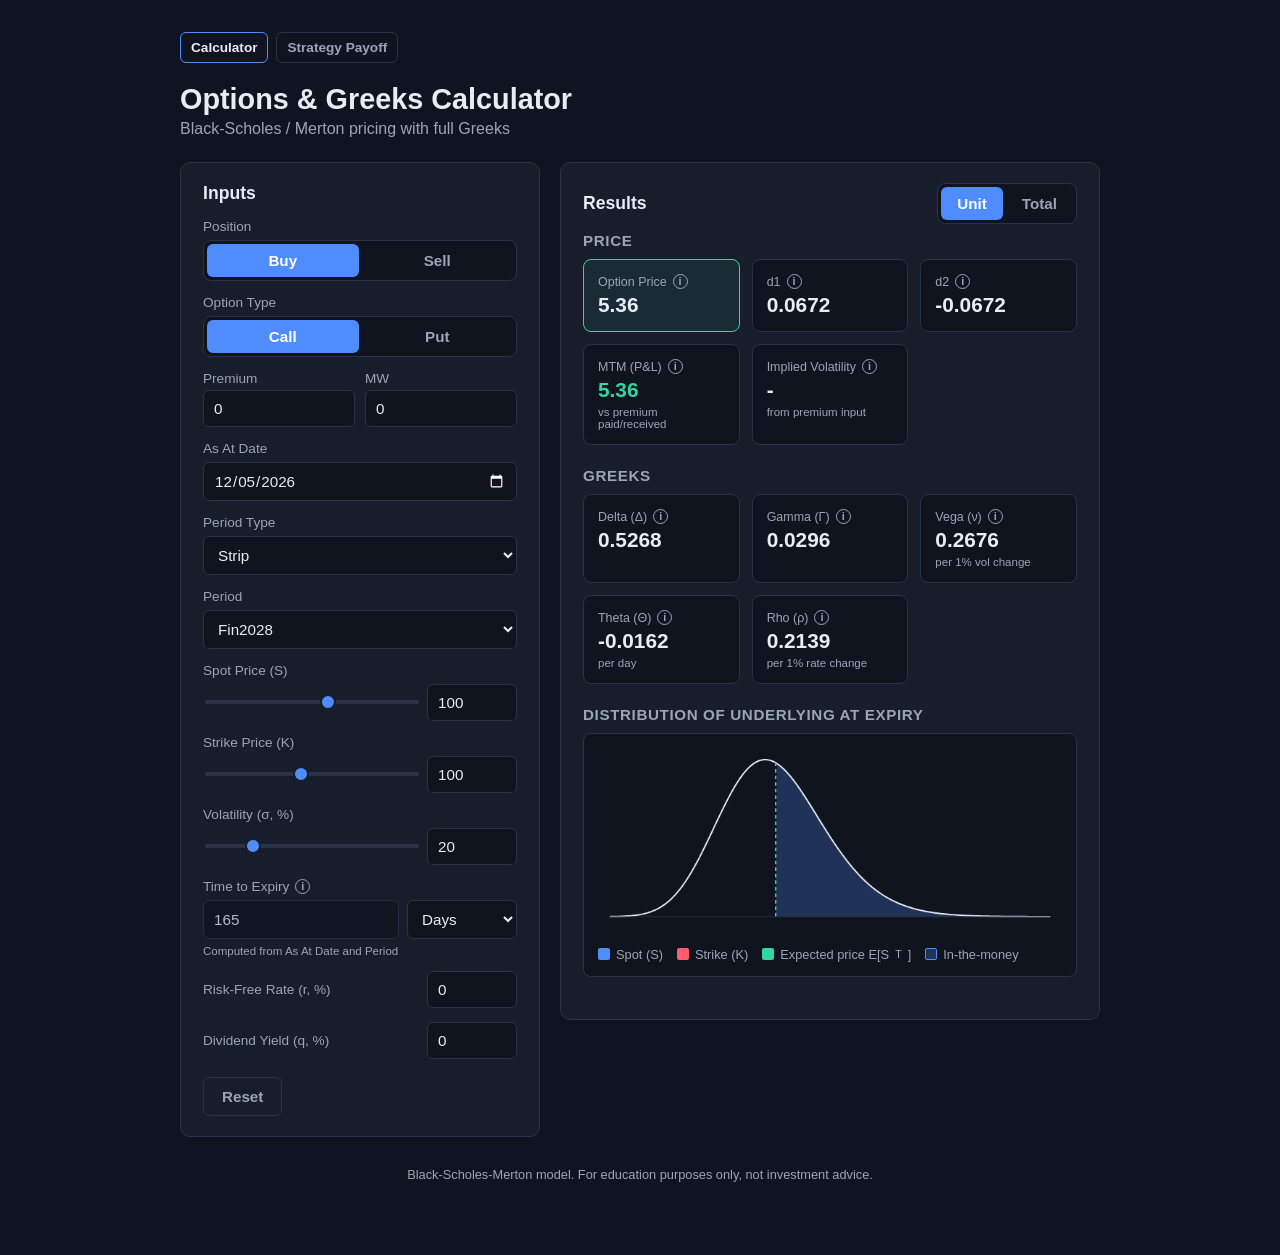
<file: index.html>
<!DOCTYPE html>
<html lang="en">
<head>
<meta charset="UTF-8" />
<meta name="viewport" content="width=device-width, initial-scale=1.0" />
<title>Options & Greeks Calculator</title>
<link rel="stylesheet" href="style.css" />
</head>
<body>
  <div class="app">
    <header>
      <nav class="page-nav" aria-label="Pages">
        <a href="index.html" class="active" aria-current="page">Calculator</a>
        <a href="strategy.html">Strategy Payoff</a>
      </nav>
      <h1>Options &amp; Greeks Calculator</h1>
      <p class="subtitle">Black-Scholes / Merton pricing with full Greeks</p>
    </header>

    <main>
      <section class="panel inputs">
        <h2>Inputs</h2>
        <form id="optionForm">
          <div class="field">
            <label>Position</label>
            <div class="toggle" id="positionToggle" role="group" aria-label="Position">
              <button type="button" class="toggle-btn active" data-value="buy">Buy</button>
              <button type="button" class="toggle-btn" data-value="sell">Sell</button>
            </div>
            <input type="hidden" id="position" value="buy" />
          </div>

          <div class="field">
            <label>Option Type</label>
            <div class="toggle" id="optionTypeToggle" role="group" aria-label="Option type">
              <button type="button" class="toggle-btn active" data-value="call">Call</button>
              <button type="button" class="toggle-btn" data-value="put">Put</button>
            </div>
            <input type="hidden" id="optionType" value="call" />
          </div>

          <div class="field">
            <div class="input-pair">
              <label for="premium">Premium</label>
              <label for="mw">MW</label>
              <input type="number" id="premium" step="any" min="0" value="0" placeholder="e.g. 5.00" />
              <input type="number" id="mw" step="any" min="0" value="0" placeholder="e.g. 10" />
            </div>
          </div>

          <div class="field">
            <label for="tradeDate">As At Date</label>
            <input type="date" id="tradeDate" required />
          </div>

          <div class="field">
            <label for="periodType">Period Type</label>
            <select id="periodType">
              <option value="strip">Strip</option>
              <option value="qtr">Qtr</option>
            </select>
          </div>

          <div class="field">
            <label for="period">Period</label>
            <select id="period"></select>
          </div>

          <div class="field">
            <label for="spot">Spot Price (S)</label>
            <div class="slider-row">
              <input type="range" id="spotRange" min="30" max="150" step="0.5" value="100" />
              <input type="number" id="spot" step="any" min="0" value="100" placeholder="e.g. 100" required />
            </div>
          </div>

          <div class="field">
            <label for="strike">Strike Price (K)</label>
            <div class="slider-row">
              <input type="range" id="strikeRange" min="20" max="200" step="0.5" value="100" />
              <input type="number" id="strike" step="any" min="0" value="100" placeholder="e.g. 100" required />
            </div>
          </div>

          <div class="field">
            <label for="volatility">Volatility (σ, %)</label>
            <div class="slider-row">
              <input type="range" id="volatilityRange" min="0" max="100" step="0.5" value="20" />
              <input type="number" id="volatility" step="any" min="0" value="20" placeholder="e.g. 20" required />
            </div>
          </div>

          <div class="field">
            <label for="timeUnit" class="label-with-info">
              Time to Expiry
              <span
                class="info-icon"
                role="img"
                tabindex="0"
                title="Expiry is the end date of the selected period: quarter end for Qtr, or the applicable May 19 / November 19 date for Fin / Cal strips."
                aria-label="Expiry date definition"
              >i</span>
            </label>
            <div class="split">
              <input type="number" id="timeValue" step="any" min="0" value="30" readonly />
              <select id="timeUnit">
                <option value="days">Days</option>
                <option value="years">Years</option>
              </select>
            </div>
            <span class="hint">Computed from As At Date and Period</span>
          </div>

          <div class="field field-inline">
            <label for="rate">Risk-Free Rate (r, %)</label>
            <input type="number" id="rate" step="any" value="0" placeholder="e.g. 5" required />
          </div>

          <div class="field field-inline">
            <label for="dividend">Dividend Yield (q, %)</label>
            <input type="number" id="dividend" step="any" value="0" placeholder="e.g. 0" />
          </div>

          <div class="actions">
            <button type="button" id="resetBtn" class="secondary">Reset</button>
          </div>
        </form>
      </section>

      <section class="panel results" id="results" hidden>
        <div class="results-header">
          <h2>Results</h2>
          <div class="toggle" id="displayModeToggle" role="group" aria-label="Display mode">
            <button type="button" class="toggle-btn active" data-value="unit">Unit</button>
            <button type="button" class="toggle-btn" data-value="total">Total</button>
          </div>
          <input type="hidden" id="displayMode" value="unit" />
        </div>

        <div class="result-group">
          <h3>Price</h3>
          <div class="cards">
            <div class="card highlight">
              <span class="label label-with-info">
                Option Price
                <span class="info-icon" role="img" tabindex="0" title="Call: S exp(-qT) N(d1) - K exp(-rT) N(d2). Put: K exp(-rT) N(-d2) - S exp(-qT) N(-d1)." aria-label="Option price formula">i</span>
              </span>
              <span class="value" id="outPrice">-</span>
            </div>
            <div class="card">
              <span class="label label-with-info">
                d1
                <span class="info-icon" role="img" tabindex="0" title="d1 = [ln(S / K) + (r - q + sigma squared / 2)T] / (sigma sqrt(T))." aria-label="d1 formula">i</span>
              </span>
              <span class="value" id="outD1">-</span>
            </div>
            <div class="card">
              <span class="label label-with-info">
                d2
                <span class="info-icon" role="img" tabindex="0" title="d2 = d1 - sigma sqrt(T)." aria-label="d2 formula">i</span>
              </span>
              <span class="value" id="outD2">-</span>
            </div>
            <div class="card">
              <span class="label label-with-info">
                MTM (P&amp;L)
                <span class="info-icon" role="img" tabindex="0" title="MTM = position sign x (option price - premium), multiplied by MW and period hours in Total mode." aria-label="MTM formula">i</span>
              </span>
              <span class="value" id="outMtm">-</span>
              <span class="hint">vs premium paid/received</span>
            </div>
            <div class="card">
              <span class="label label-with-info">
                Implied Volatility
                <span class="info-icon" role="img" tabindex="0" title="The volatility solved numerically so the Black-Scholes option price equals the input premium." aria-label="Implied volatility formula">i</span>
              </span>
              <span class="value" id="outIv">-</span>
              <span class="hint">from premium input</span>
            </div>
          </div>
        </div>

        <div class="result-group">
          <h3>Greeks</h3>
          <div class="cards">
            <div class="card">
              <span class="label label-with-info">
                Delta (Δ)
                <span class="info-icon" role="img" tabindex="0" title="Call delta = exp(-qT) N(d1). Put delta = -exp(-qT) N(-d1)." aria-label="Delta formula">i</span>
              </span>
              <span class="value" id="outDelta">-</span>
            </div>
            <div class="card">
              <span class="label label-with-info">
                Gamma (Γ)
                <span class="info-icon" role="img" tabindex="0" title="Gamma = exp(-qT) phi(d1) / (S sigma sqrt(T))." aria-label="Gamma formula">i</span>
              </span>
              <span class="value" id="outGamma">-</span>
            </div>
            <div class="card">
              <span class="label label-with-info">
                Vega (ν)
                <span class="info-icon" role="img" tabindex="0" title="Vega = S exp(-qT) phi(d1) sqrt(T), scaled per 1% volatility change." aria-label="Vega formula">i</span>
              </span>
              <span class="value" id="outVega">-</span>
              <span class="hint">per 1% vol change</span>
            </div>
            <div class="card">
              <span class="label label-with-info">
                Theta (Θ)
                <span class="info-icon" role="img" tabindex="0" title="Call theta = [-S phi(d1) sigma exp(-qT) / (2 sqrt(T))] - r K exp(-rT) N(d2) + q S exp(-qT) N(d1). Put theta = [-S phi(d1) sigma exp(-qT) / (2 sqrt(T))] + r K exp(-rT) N(-d2) - q S exp(-qT) N(-d1). Scaled per day by dividing by 365." aria-label="Theta formula">i</span>
              </span>
              <span class="value" id="outTheta">-</span>
              <span class="hint">per day</span>
            </div>
            <div class="card">
              <span class="label label-with-info">
                Rho (ρ)
                <span class="info-icon" role="img" tabindex="0" title="Call rho = K T exp(-rT) N(d2). Put rho = -K T exp(-rT) N(-d2), scaled per 1% rate change." aria-label="Rho formula">i</span>
              </span>
              <span class="value" id="outRho">-</span>
              <span class="hint">per 1% rate change</span>
            </div>
          </div>
        </div>

        <div class="result-group">
          <h3>Distribution of Underlying at Expiry</h3>
          <div class="chart-wrap">
            <canvas id="distChart" width="640" height="260"></canvas>
            <div class="legend">
              <span><i class="swatch spot"></i>Spot (S)</span>
              <span><i class="swatch strike"></i>Strike (K)</span>
              <span><i class="swatch mean"></i>Expected price E[S<sub>T</sub>]</span>
              <span><i class="swatch fill"></i><span id="regionLabel">In-the-money</span></span>
            </div>
          </div>
        </div>
      </section>

      <section class="panel error" id="errorBox" hidden></section>
    </main>

    <footer>
      <p>Black-Scholes-Merton model. For education purposes only, not investment advice.</p>
    </footer>
  </div>

  <script src="script.js"></script>
</body>
</html>
</file>
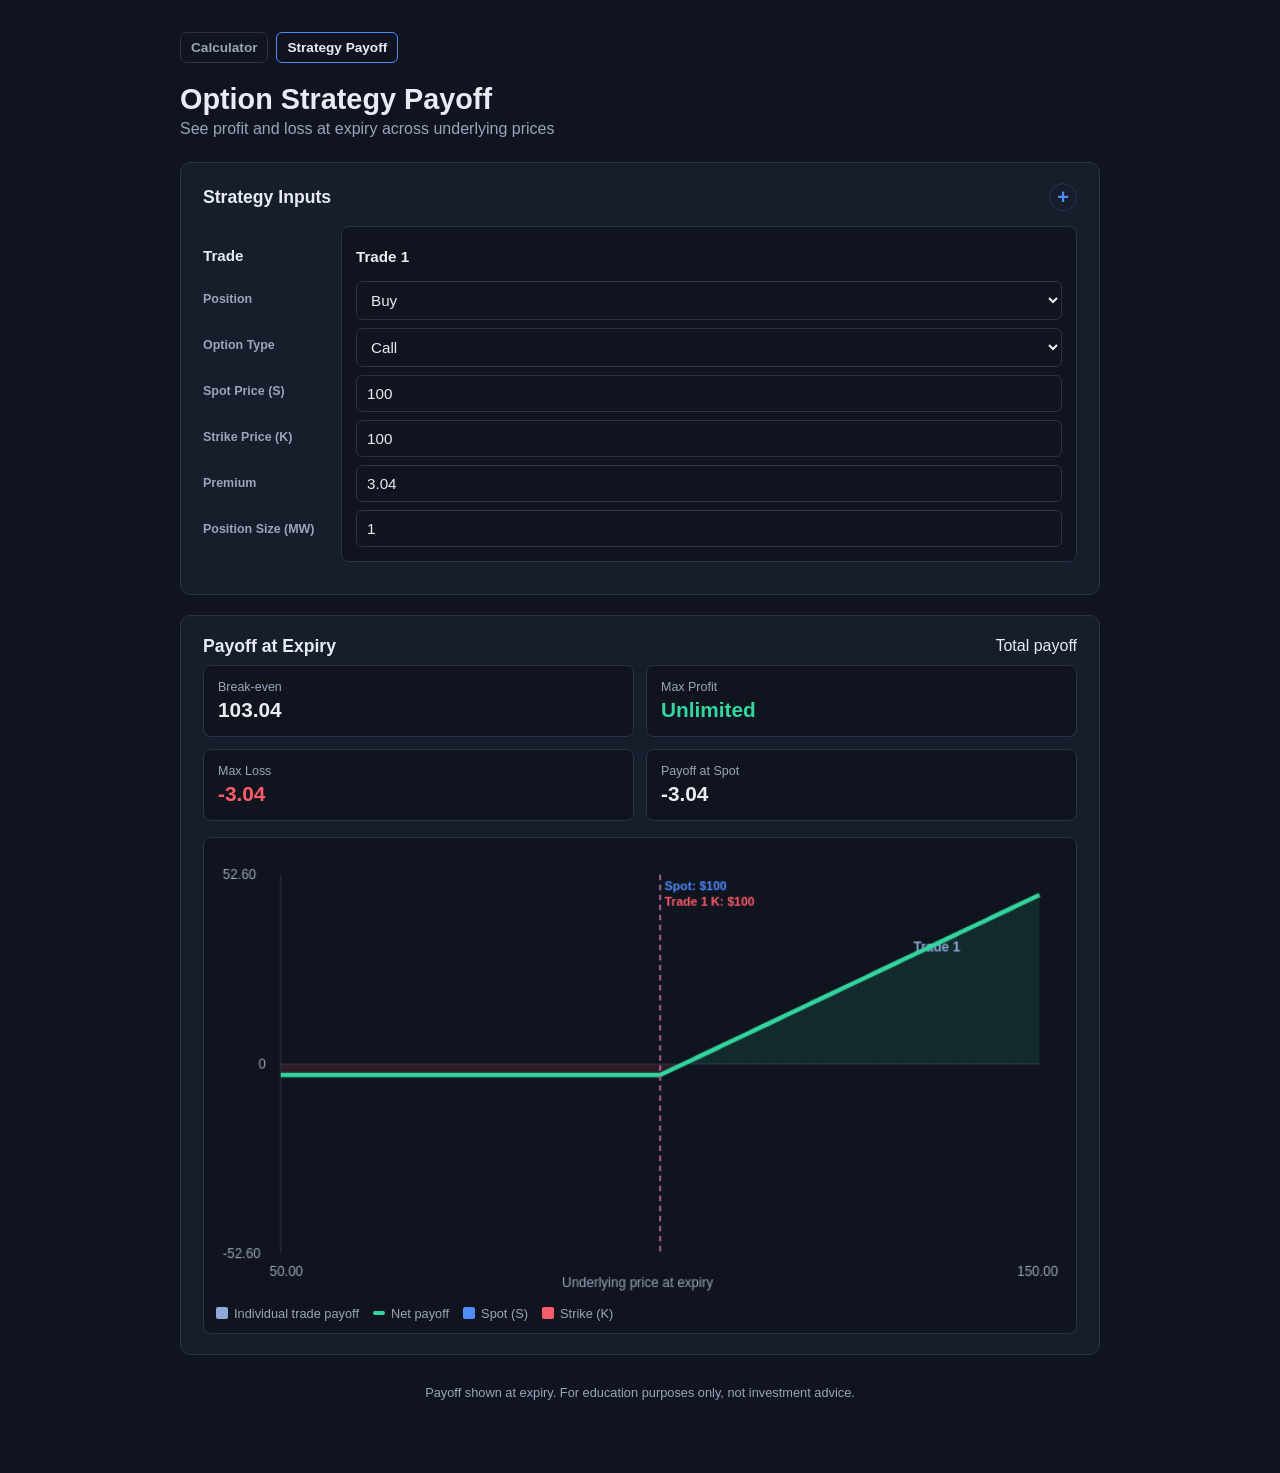
<file: strategy.html>
<!DOCTYPE html>
<html lang="en">
<head>
<meta charset="UTF-8" />
<meta name="viewport" content="width=device-width, initial-scale=1.0" />
<title>Option Strategy Payoff</title>
<link rel="stylesheet" href="style.css" />
</head>
<body>
  <div class="app">
    <header>
      <nav class="page-nav" aria-label="Pages">
        <a href="index.html">Calculator</a>
        <a href="strategy.html" class="active" aria-current="page">Strategy Payoff</a>
      </nav>
      <h1>Option Strategy Payoff</h1>
      <p class="subtitle">See profit and loss at expiry across underlying prices</p>
    </header>

    <main class="strategy-layout">
      <section class="panel inputs">
        <h2 class="section-heading">
          <span>Strategy Inputs</span>
          <button type="button" id="addTradeBtn" class="add-trade" aria-label="Add trade" title="Add another trade">+</button>
        </h2>
        <form id="strategyForm">
          <div id="tradeList">
            <div class="trade-labels" aria-hidden="true">
              <div class="trade-label-heading">Trade</div>
              <div>Position</div>
              <div>Option Type</div>
              <div>Spot Price (S)</div>
              <div>Strike Price (K)</div>
              <div>Premium</div>
              <div>Position Size (MW)</div>
            </div>
          </div>
        </form>
      </section>

      <section class="panel strategy-results">
        <div class="results-header">
          <h2>Payoff at Expiry</h2>
          <span class="hint" id="payoffBasis">Total payoff</span>
        </div>
        <div class="strategy-summary" aria-live="polite">
          <div class="card">
            <span class="label">Break-even</span>
            <span class="value" id="outBreakeven">-</span>
          </div>
          <div class="card">
            <span class="label">Max Profit</span>
            <span class="value positive" id="outMaxProfit">-</span>
          </div>
          <div class="card">
            <span class="label">Max Loss</span>
            <span class="value negative" id="outMaxLoss">-</span>
          </div>
          <div class="card">
            <span class="label">Payoff at Spot</span>
            <span class="value" id="outSpotPayoff">-</span>
          </div>
        </div>
        <div class="chart-wrap payoff-chart-wrap">
          <canvas id="payoffChart" width="760" height="400"></canvas>
          <div class="legend">
            <span><i class="swatch payoff-individual"></i>Individual trade payoff</span>
            <span><i class="swatch payoff-net"></i>Net payoff</span>
            <span><i class="swatch spot"></i>Spot (S)</span>
            <span><i class="swatch strike"></i>Strike (K)</span>
          </div>
        </div>
      </section>

      <section class="panel error" id="strategyError" hidden></section>
    </main>

    <footer>
      <p>Payoff shown at expiry. For education purposes only, not investment advice.</p>
    </footer>
  </div>

  <script src="strategy.js"></script>
</body>
</html>
</file>
<file: style.css>
:root {
  --bg: #0f1420;
  --panel: #171d2b;
  --panel-border: #2a3247;
  --text: #e7ecf5;
  --muted: #9aa5b8;
  --accent: #4f8cff;
  --accent-2: #33d69f;
  --danger: #ff5d6c;
  --radius: 10px;
}

* {
  box-sizing: border-box;
}

body {
  margin: 0;
  font-family: "Segoe UI", Roboto, Helvetica, Arial, sans-serif;
  background: var(--bg);
  color: var(--text);
}

.app {
  max-width: 960px;
  margin: 0 auto;
  padding: 32px 20px 60px;
}

header h1 {
  margin: 0 0 4px;
  font-size: 1.8rem;
}

.page-nav {
  display: flex;
  gap: 8px;
  margin-bottom: 20px;
}

.page-nav a {
  color: var(--muted);
  border: 1px solid var(--panel-border);
  border-radius: 6px;
  padding: 7px 10px;
  text-decoration: none;
  font-size: 0.85rem;
  font-weight: 600;
}

.page-nav a:hover,
.page-nav a.active {
  color: var(--text);
  border-color: var(--accent);
}

.subtitle {
  margin: 0 0 24px;
  color: var(--muted);
}

main {
  display: grid;
  grid-template-columns: 1fr;
  gap: 20px;
}

@media (min-width: 800px) {
  main {
    grid-template-columns: 360px 1fr;
    align-items: start;
  }
}

.panel {
  background: var(--panel);
  border: 1px solid var(--panel-border);
  border-radius: var(--radius);
  padding: 20px 22px;
}

.panel h2 {
  margin-top: 0;
  font-size: 1.1rem;
  color: var(--text);
}

.results-header {
  display: flex;
  align-items: center;
  justify-content: space-between;
  gap: 12px;
  margin-bottom: 8px;
}

.results-header h2 {
  margin: 0;
}

.field {
  margin-bottom: 14px;
  display: flex;
  flex-direction: column;
  gap: 6px;
}

.field label {
  font-size: 0.85rem;
  color: var(--muted);
}

.label-with-info {
  display: inline-flex;
  align-items: center;
  gap: 6px;
}

.info-icon {
  display: inline-flex;
  align-items: center;
  justify-content: center;
  width: 15px;
  height: 15px;
  border: 1px solid var(--muted);
  border-radius: 50%;
  color: var(--muted);
  font-size: 0.68rem;
  font-weight: 700;
  line-height: 1;
  cursor: help;
}

.info-icon:focus {
  outline: 2px solid var(--accent);
  outline-offset: 2px;
}

.field-inline {
  flex-direction: row;
  align-items: center;
  justify-content: space-between;
  gap: 12px;
}

.field-inline label {
  flex: 1;
  white-space: nowrap;
}

.field-inline input[type="number"] {
  width: 90px;
  flex: none;
}

.field > .hint {
  font-size: 0.72rem;
  color: var(--muted);
}

input[readonly] {
  opacity: 0.75;
  cursor: not-allowed;
}

input, select, button {
  font-family: inherit;
  font-size: 0.95rem;
}

input[type="number"], input[type="date"], select {
  background: #10141f;
  border: 1px solid var(--panel-border);
  color: var(--text);
  border-radius: 6px;
  padding: 9px 10px;
  width: 100%;
  color-scheme: dark;
}

input[type="number"]:focus, input[type="date"]:focus, select:focus {
  outline: 2px solid var(--accent);
  outline-offset: 1px;
}

.split {
  display: grid;
  grid-template-columns: 1fr 110px;
  gap: 8px;
}

.slider-row {
  display: grid;
  grid-template-columns: 1fr 90px;
  gap: 10px;
  align-items: center;
}

.slider-row input[type="number"] {
  width: 100%;
}

.input-pair {
  display: grid;
  grid-template-columns: 1fr 1fr;
  gap: 4px 10px;
}

.input-pair label {
  font-size: 0.85rem;
  color: var(--muted);
}

input[type="range"] {
  -webkit-appearance: none;
  appearance: none;
  width: 100%;
  height: 4px;
  border-radius: 2px;
  background: var(--panel-border);
  outline: none;
}

input[type="range"]::-webkit-slider-thumb {
  -webkit-appearance: none;
  appearance: none;
  width: 16px;
  height: 16px;
  border-radius: 50%;
  background: var(--accent);
  cursor: pointer;
  border: 2px solid var(--panel);
}

input[type="range"]::-moz-range-thumb {
  width: 16px;
  height: 16px;
  border-radius: 50%;
  background: var(--accent);
  cursor: pointer;
  border: 2px solid var(--panel);
}

.toggle {
  display: inline-flex;
  background: #10141f;
  border: 1px solid var(--panel-border);
  border-radius: 8px;
  padding: 3px;
  gap: 3px;
}

.toggle-btn {
  flex: 1;
  background: transparent;
  color: var(--muted);
  border-radius: 6px;
  padding: 8px 16px;
  font-weight: 600;
  transition: background 0.15s, color 0.15s;
}

.toggle-btn.active {
  background: var(--accent);
  color: white;
}

.toggle-btn.active[data-value="put"] {
  background: var(--danger);
}

.toggle-btn.active[data-value="sell"] {
  background: var(--danger);
}

.toggle-btn:not(.active):hover {
  color: var(--text);
}

.actions {
  display: flex;
  gap: 10px;
  margin-top: 18px;
}

button {
  cursor: pointer;
  border: none;
  border-radius: 6px;
  padding: 10px 18px;
  font-weight: 600;
}

.secondary {
  background: transparent;
  border: 1px solid var(--panel-border);
  color: var(--muted);
}

.secondary:hover {
  color: var(--text);
  border-color: var(--muted);
}

.result-group {
  margin-bottom: 22px;
}

.result-group h3 {
  margin: 0 0 10px;
  font-size: 0.95rem;
  color: var(--muted);
  text-transform: uppercase;
  letter-spacing: 0.04em;
}

.cards {
  display: grid;
  grid-template-columns: repeat(auto-fit, minmax(140px, 1fr));
  gap: 12px;
}

.card {
  background: #10141f;
  border: 1px solid var(--panel-border);
  border-radius: 8px;
  padding: 14px;
  display: flex;
  flex-direction: column;
  gap: 4px;
}

.card.highlight {
  border-color: var(--accent-2);
  background: rgba(51, 214, 159, 0.08);
}

.card .label {
  font-size: 0.78rem;
  color: var(--muted);
}

.card .value {
  font-size: 1.3rem;
  font-weight: 700;
}

.card .hint {
  font-size: 0.72rem;
  color: var(--muted);
}

.error {
  border-color: var(--danger);
  color: var(--danger);
  background: rgba(255, 93, 108, 0.08);
}

.chart-wrap {
  background: #10141f;
  border: 1px solid var(--panel-border);
  border-radius: 8px;
  padding: 14px;
}

#distChart {
  width: 100%;
  height: auto;
  display: block;
}

.legend {
  display: flex;
  flex-wrap: wrap;
  gap: 14px;
  margin-top: 10px;
  font-size: 0.8rem;
  color: var(--muted);
}

.legend span {
  display: inline-flex;
  align-items: center;
  gap: 6px;
}

.swatch {
  width: 12px;
  height: 12px;
  border-radius: 2px;
  display: inline-block;
}

.swatch.spot {
  background: var(--accent);
}

.swatch.strike {
  background: var(--danger);
}

.swatch.mean {
  background: var(--accent-2);
}

.swatch.fill {
  background: rgba(79, 140, 255, 0.25);
  border: 1px solid var(--accent);
}

footer {
  margin-top: 30px;
  color: var(--muted);
  font-size: 0.8rem;
  text-align: center;
}

.strategy-layout {
  grid-template-columns: 1fr;
}

.strategy-summary {
  display: grid;
  grid-template-columns: repeat(2, 1fr);
  gap: 12px;
  margin-bottom: 16px;
}

.strategy-summary .positive {
  color: var(--accent-2);
}

.strategy-summary .negative {
  color: var(--danger);
}

.section-heading {
  display: flex;
  align-items: center;
  justify-content: space-between;
}

.trade-card {
  border: 1px solid var(--panel-border);
  border-radius: 8px;
  padding: 14px;
  margin-bottom: 0;
  background: #10141f;
}

#tradeList {
  display: grid;
  grid-template-columns: 126px repeat(var(--trade-count, 1), minmax(155px, 1fr));
  gap: 12px;
  margin-bottom: 12px;
  overflow-x: auto;
}

.trade-labels,
.trade-card {
  display: grid;
  grid-template-rows: 32px repeat(6, minmax(36px, auto));
  gap: 8px;
  min-width: 0;
}

.trade-labels {
  color: var(--muted);
  font-size: 0.78rem;
  font-weight: 600;
  padding: 14px 0;
}

.trade-labels > div {
  display: flex;
  align-items: center;
}

.trade-label-heading {
  color: var(--text);
  font-size: 0.95rem;
}

.trade-card .field {
  margin-bottom: 0;
  gap: 0;
}

.trade-card .field-inline input[type="number"],
.trade-card .field-inline select {
  width: 100%;
}

.trade-header {
  display: flex;
  align-items: center;
  justify-content: space-between;
  margin-bottom: 0;
}

.trade-header h3 {
  margin: 0;
  font-size: 0.95rem;
  color: var(--text);
}

.remove-trade {
  padding: 2px 7px;
  background: transparent;
  color: var(--muted);
  font-size: 1.1rem;
  line-height: 1;
}

.remove-trade:hover {
  color: var(--danger);
}

.add-trade {
  width: 28px;
  height: 28px;
  padding: 0;
  background: transparent;
  border: 1px solid var(--panel-border);
  border-radius: 50%;
  color: var(--accent);
  font-size: 1.25rem;
  line-height: 1;
}

.add-trade:hover:not(:disabled) {
  border-color: var(--accent);
  background: rgba(79, 140, 255, 0.08);
}

.add-trade:disabled {
  opacity: 0.45;
  cursor: not-allowed;
}

.payoff-chart-wrap {
  padding: 12px;
}

#payoffChart {
  width: 100%;
  height: auto;
  display: block;
}

.swatch.payoff-individual {
  background: #8fa9d9;
}

.swatch.payoff-net {
  background: var(--accent-2);
  height: 4px;
}

.swatch.payoff-negative {
  background: var(--danger);
}

@media (max-width: 799px) {
  .strategy-layout {
    grid-template-columns: 1fr;
  }

  #tradeList {
    grid-template-columns: 110px repeat(var(--trade-count, 1), minmax(145px, 1fr));
  }
}
</file>
